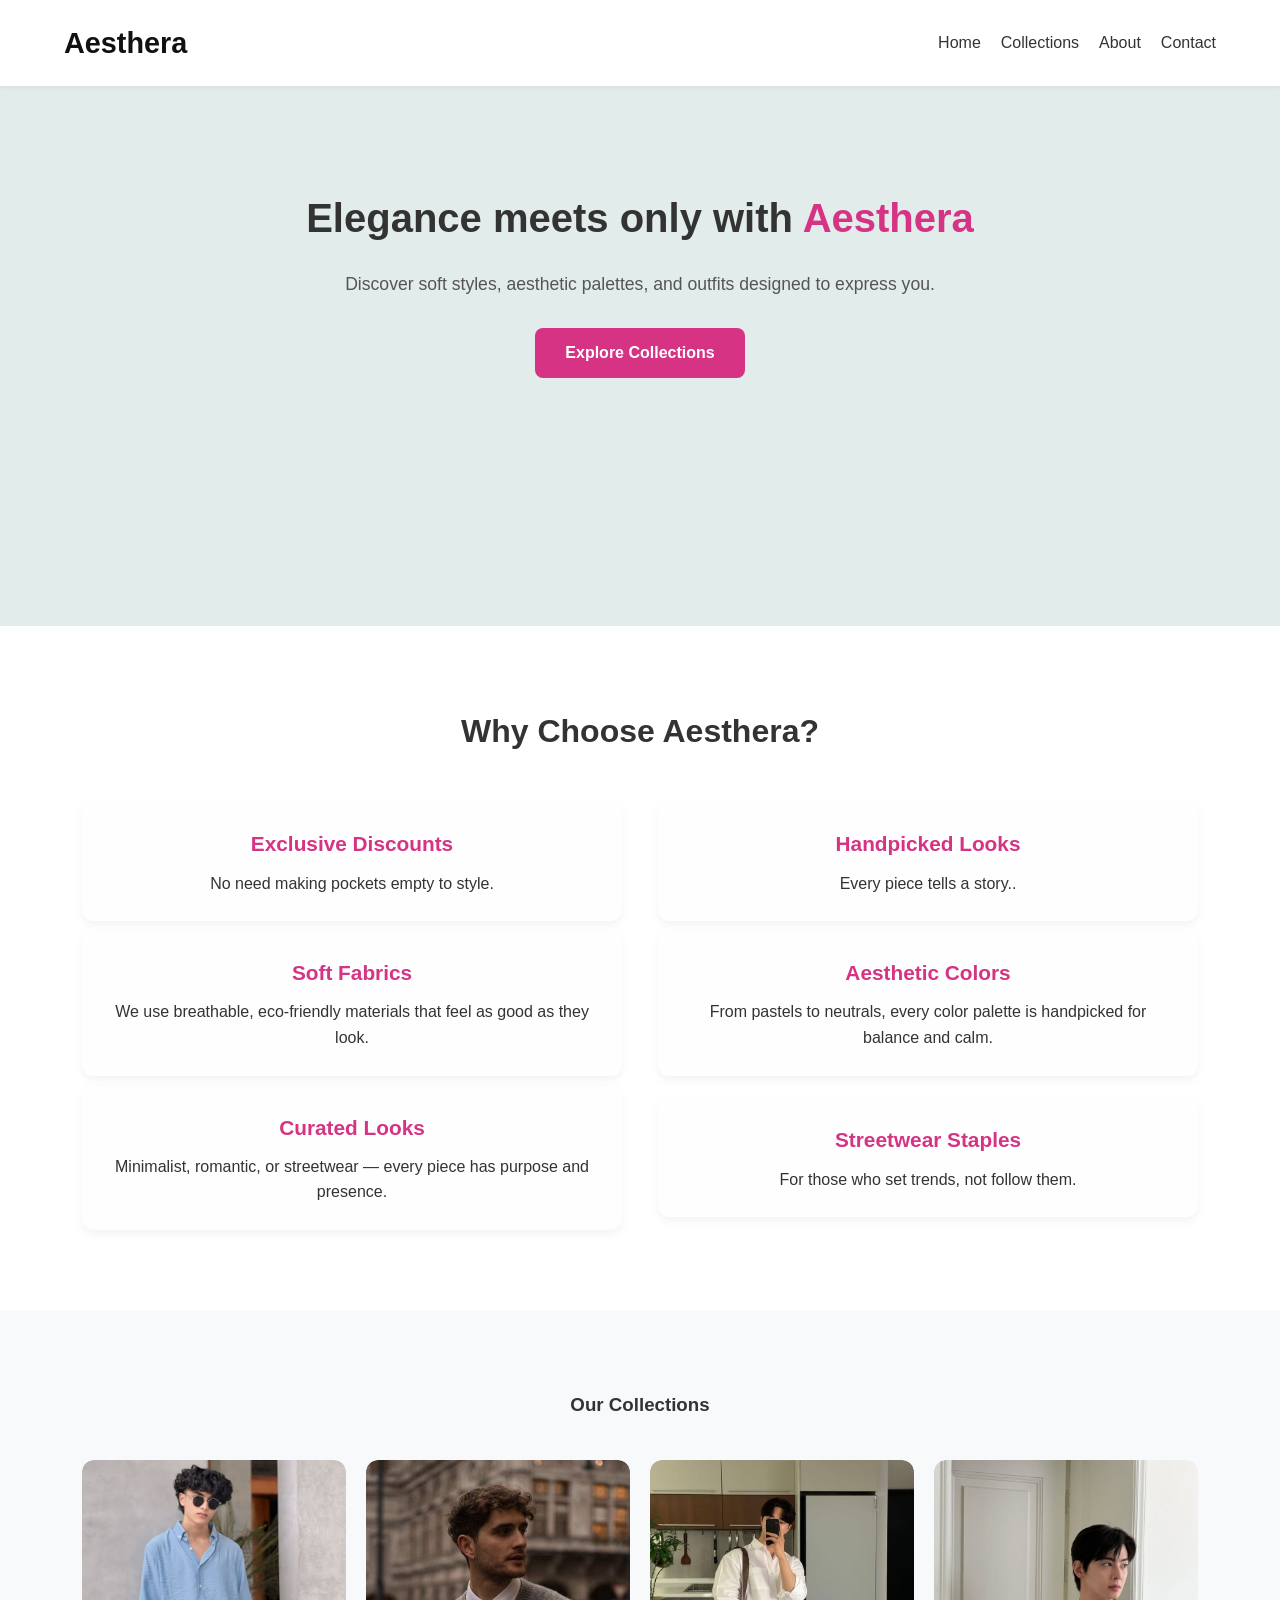
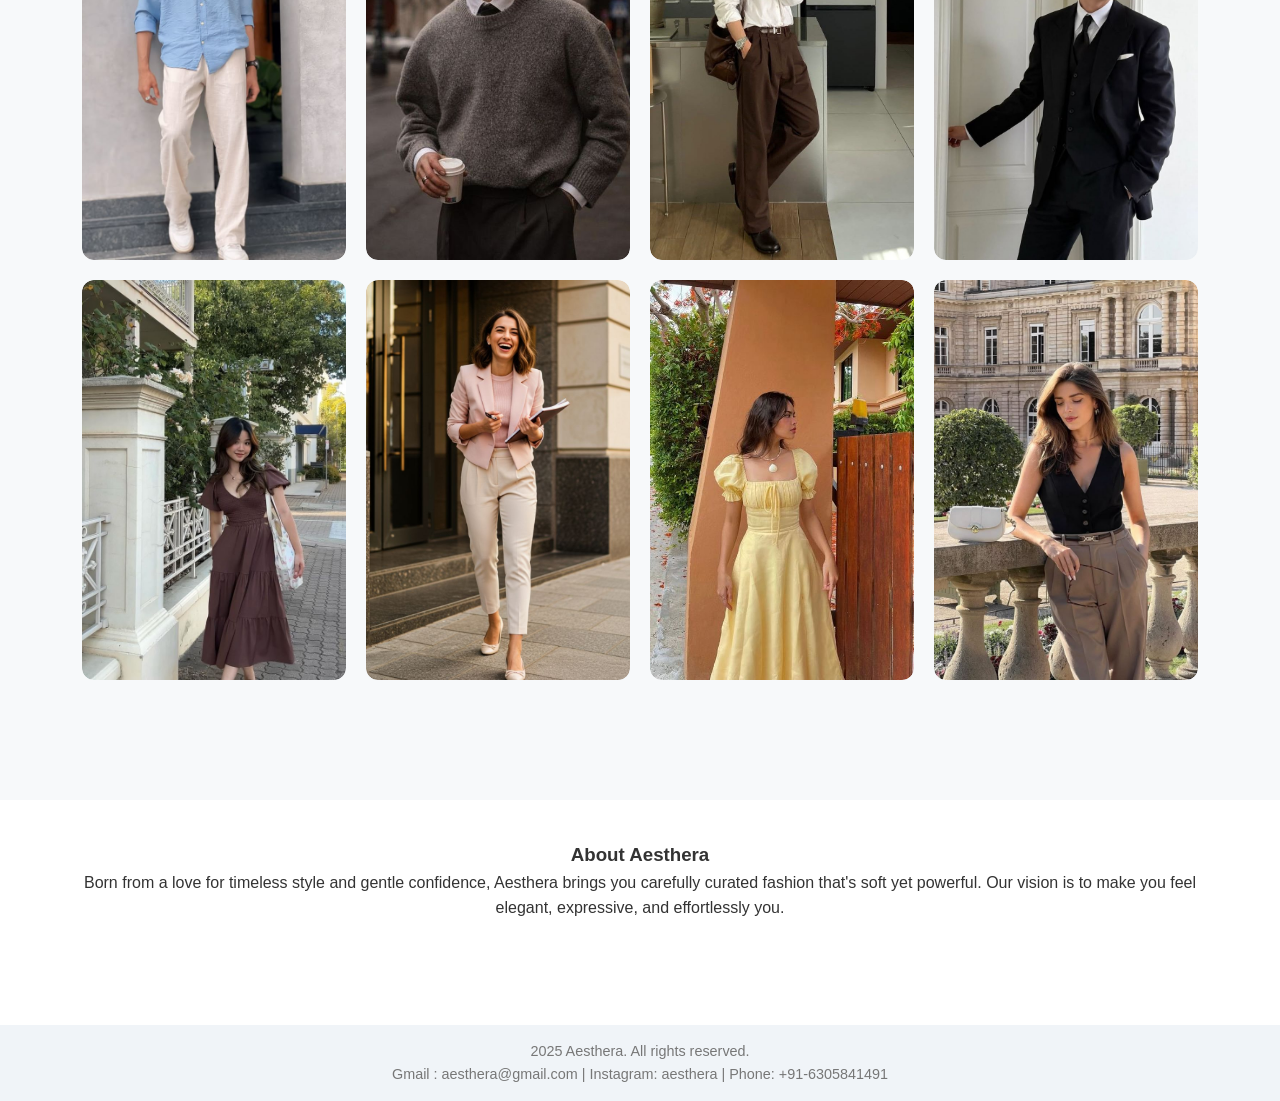
<file: index.html>
<!DOCTYPE html>
<html lang="en">
<head>
  <meta charset="UTF-8" />
  <meta name="viewport" content="width=device-width, initial-scale=1.0" />
  <title> Aesthera </title>
  <link rel="stylesheet" href="style.css" />
</head>
<body>
  <header class="header">
    <div class="container header-flex">
      <h1 class="logo">Aesthera</h1>
      <nav>
        <ul class="nav-links">
          <li><a href="#hero">Home</a></li>
          <li><a href="#collections"> Collections </a></li>
          <li><a href="#about">About</a></li>
          <li><a href="#footer">Contact</a></li>
        </ul>
      </nav>
    </div>
  </header>

  <main>
    <section id="hero" class="hero">
      <div class="container">
        <h2>Elegance meets only with <span class="highlight">Aesthera</span></h2>
        <p>Discover soft styles, aesthetic palettes, and outfits designed to express you.</p>
        <a href="#collections" class="btn">Explore Collections </a>
      </div>
    </section>

    <section class="features">
      <div class="container">
        <h3>Why Choose Aesthera?</h3>
        <div class="feature-boxes">
          <div class="box">
            <h4>Exclusive Discounts</h4>
            <p>No need making pockets empty to style.</p>
          </div>
          <div class="box">
            <h4> Handpicked Looks</h4>
            <p>Every piece tells a story..</p>
          </div>
          <div class="box">
            <h4>Soft Fabrics</h4>
            <p>We use breathable, eco-friendly materials that feel as good as they look.</p>
          </div>
          <div class="box">
            <h4>Aesthetic Colors</h4>
            <p>From pastels to neutrals, every color palette is handpicked for balance and calm.</p>
          </div>
          <div class="box">
            <h4>Curated Looks</h4>
            <p>Minimalist, romantic, or streetwear — every piece has purpose and presence.</p>
          </div>
          <div class="box">
            <h4> Streetwear Staples</h4>
            <p>For those who set trends, not follow them.</p>
          </div>
        </div>
      </div>
    </section>

    <section  class="collections" id="collections">
      <div class="container">
        <h3>Our Collections </h3>
        <div class="image-grid">
          <div class="image-box"><img src="Image1.jpeg" alt="Dress 1" /></div>
          <div class="image-box"><img src="Image2.jpeg" alt="Dress 2" /></div>
          <div class="image-box"><img src="Image3.jpeg" alt="Dress 3" /></div>
          <div class="image-box"><img src="Image4.jpeg" alt="Dress 4" /></div>
          <div class="image-box"><img src="Image5.jpeg" alt="Dress 5" /></div>
          <div class="image-box"><img src="Image6.jpeg" alt="Dress 6" /></div>
          <div class="image-box"><img src="Image7.jpeg" alt="Dress 7" /></div>
          <div class="image-box"><img src="Image8.jpeg" alt="Dress 8" /></div>
        </div>
      </div>
    </section>

    <section class="about" id="about">
      <div class="container">
        <h3>About Aesthera</h3>
        <p>
          Born from a love for timeless style and gentle confidence, Aesthera brings you carefully curated fashion that's soft yet powerful. Our vision is to make you feel elegant, expressive, and effortlessly you.
        </p>
      </div>
    </section>
  </main>

  <footer class="footer" id="footer">
    <div class="container">
      <p> <i class="fa-solid fa-copyright"></i> 2025 Aesthera. All rights reserved.</p>
      <p> <i class="fa-regular fa-envelope"></i> Gmail : aesthera@gmail.com | <i class="fa-brands fa-instagram"></i> Instagram: aesthera |  <i class="fa-solid fa-phone"></i> Phone: +91-6305841491</p>
    </div>
  </footer>
</body>
</html>
</file>
<file: style.css>
* {
  margin: 0;
  padding: 0;
  box-sizing: border-box;
  font-family: 'Segoe UI', Tahoma, Geneva, Verdana, sans-serif;
}

html, body {
  min-height: 100%;
  overflow-x: hidden;
  overflow-y: scroll;
  background-color: #f5f7f9;
  color: #333;
  line-height: 1.6;
  scroll-behavior: smooth;
}

.container {
  width: 90%;
  max-width: 1200px;
  margin: 0 auto;
}

.header {
  background-color: #ffffff;
  box-shadow: 0 2px 4px rgba(0, 0, 0, 0.05);
  padding: 20px 0;
  position: sticky;
  top: 0;
  z-index: 999;
}

.logo {
  font-size: 1.8rem;
  font-weight: bold;
  color: #111;
}

.header-flex {
  display: flex;
  justify-content: space-between;
  align-items: center;
  flex-wrap: wrap;
}

.nav-links {
  list-style: none;
  display: flex;
  gap: 20px;
}

.nav-links li a {
  text-decoration: none;
  color: #333;
  font-weight: 500;
  transition: color 0.3s;
}

.nav-links li a:hover {
  color: #d63384;
}

.hero, .features, .collections, .about {
  min-height: 60vh;
}

.hero {
  background-color: #e2eceb;
  text-align: center;
  padding: 100px 20px;
}

.hero h2 {
  font-size: 2.5rem;
  margin-bottom: 20px;
  font-weight: 700;
}

.hero .highlight {
  color: #d63384;
}

.hero p {
  font-size: 1.1rem;
  color: #555;
  margin-bottom: 30px;
}

.btn {
  background-color: #d63384;
  color: white;
  padding: 12px 30px;
  border-radius: 8px;
  text-decoration: none;
  font-weight: 600;
  transition: background 0.3s ease;
  display: inline-block;
}

.btn:hover {
  background-color: #b02a6b;
}

.features {
  background-color: #ffffff;
  padding: 80px 20px;
  text-align: center;
}

.features h3 {
  font-size: 2rem;
  margin-bottom: 40px;
}

.feature-boxes {
  display: flex;
  justify-content: space-evenly;
  align-items: center;
  flex-wrap: wrap;
  gap: 5px;
}

.box {
  background-color: #fefefe;
  box-shadow: 0 4px 10px rgba(0,0,0,0.05); 
  padding:25px;
  border-radius: 12px;
  transition: transform 0.3s ease;
  margin-top: 5px;
  width: 540px;
}

.box:hover {
  transform: translateY(-5px);
}

.box h4 {
  margin-bottom: 10px;
  font-size: 1.3rem;
  color: #d63384;
}

@media (min-width: 768px) {
  .feature-boxes {
    flex-direction: row;
    justify-content: space-between;
  }
}

.collections {
  background-color: #f7f9fa;
  padding: 80px 20px 120px;
  text-align: center;
}

.image-grid {
  display: grid;
  grid-template-columns: repeat(auto-fit, minmax(250px, 1fr));
  gap: 20px;
  margin-top: 40px;
}

.image-box {
  width: 100%;
  height: 400px;
  overflow: hidden;
  border-radius: 12px;
  position: relative;
}

.image-box img {
  width: 100%;
  height: 100%;
  object-fit: cover;
  display: block;
  border-radius: 12px;
  transition: transform 0.3s ease;
  aspect-ratio: 1 / 1;
}

.image-box img:hover {
  transform: scale(1.03);
}

.about {
  background-color: #ffffff;
  padding: 40px 20px ;
  text-align: center;
  min-height: 25vh;
}

.footer {
  background-color: #f0f4f8;
  padding:  15px 20px;
  text-align: center;
  color: #777;
  font-size: 0.9rem;
}
</file>
